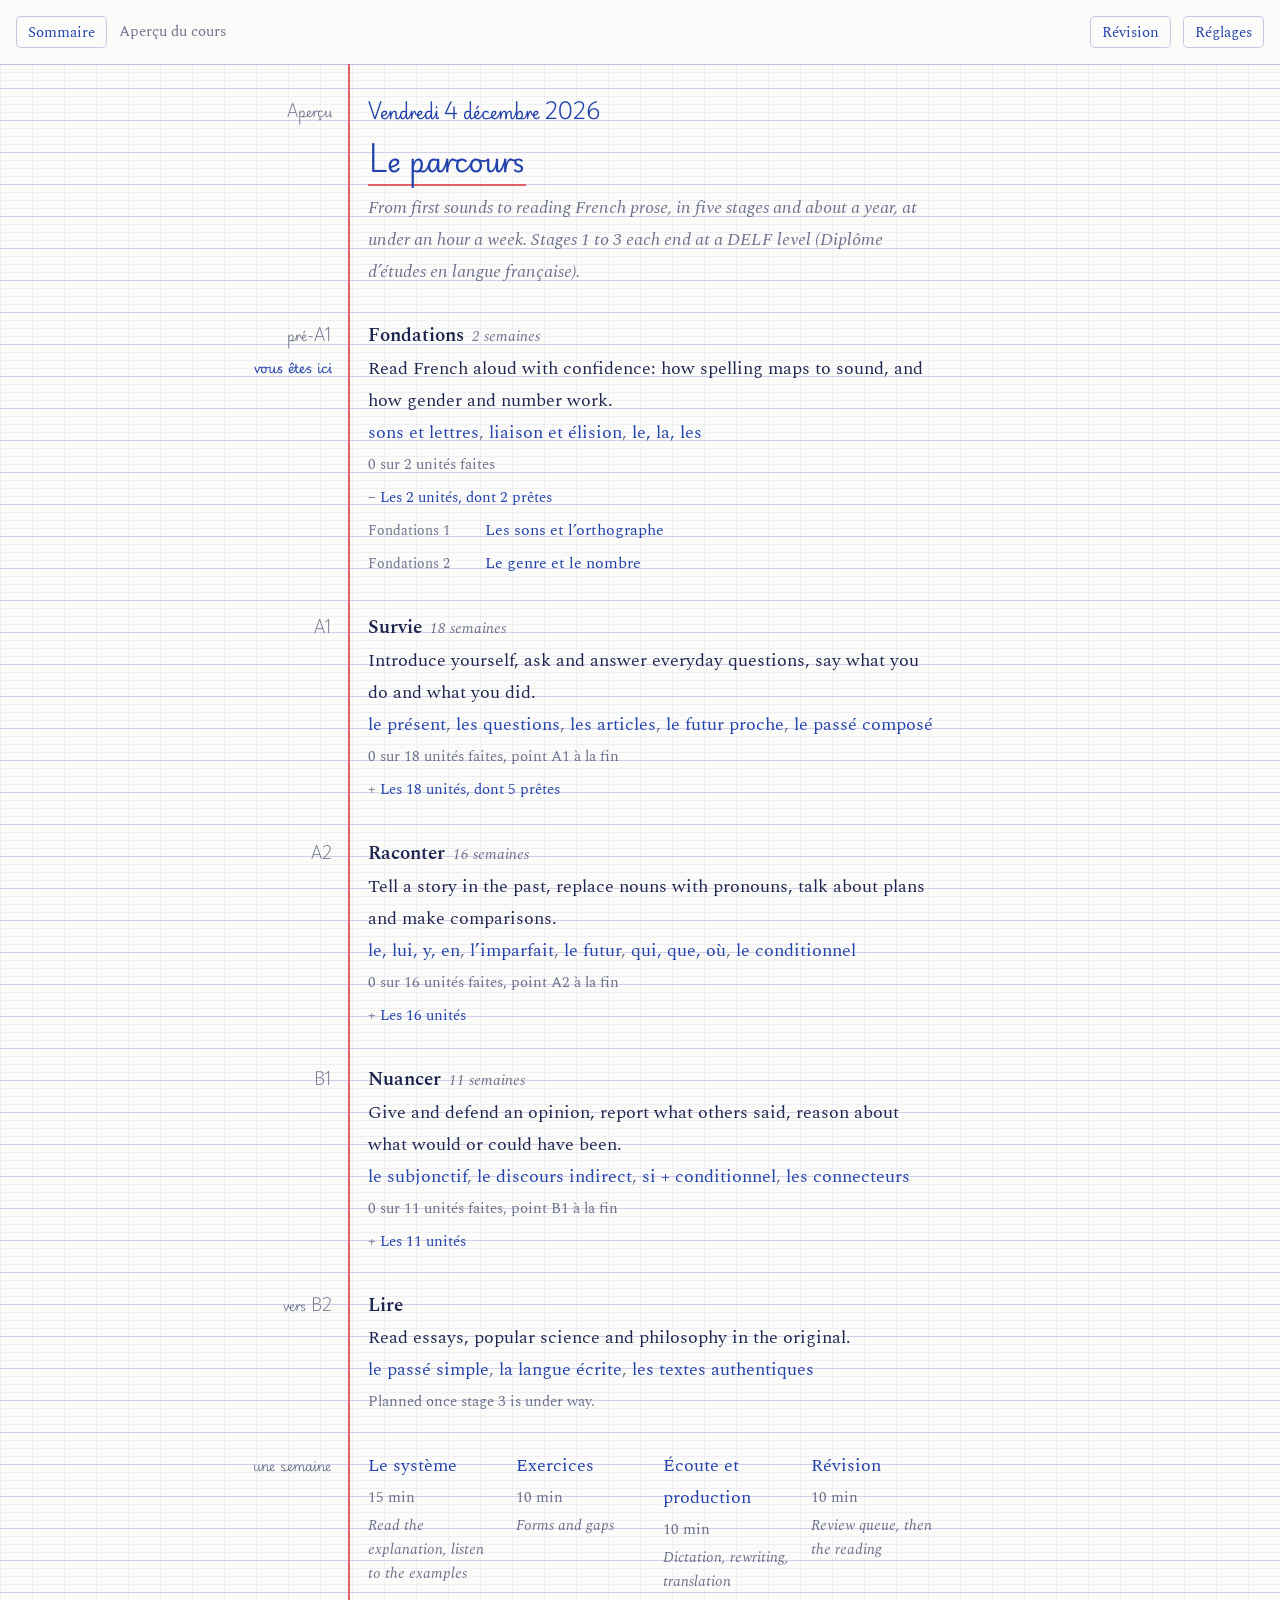
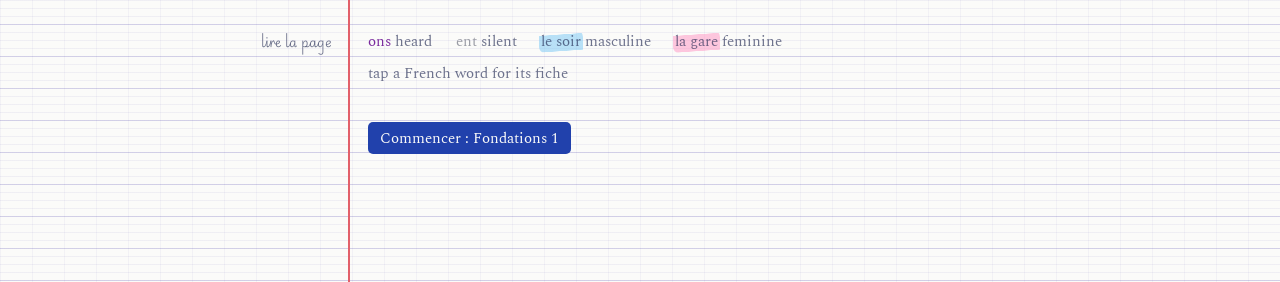
<file: index.html>
<!doctype html>
<html lang="fr">
<head>
<meta charset="utf-8">
<meta name="viewport" content="width=device-width, initial-scale=1, viewport-fit=cover">
<title>Cahier de français</title>
<link rel="preconnect" href="https://fonts.googleapis.com">
<link rel="preconnect" href="https://fonts.gstatic.com" crossorigin>
<link rel="stylesheet" href="https://fonts.googleapis.com/css2?family=Gentium+Book+Plus&family=Playwrite+FR+Moderne:wght@300;400&family=Spectral:ital,wght@0,400;0,600;1,400&display=swap">
<link rel="stylesheet" href="assets/style.css">
<script>
  /* apply the saved theme and ruling before the first paint */
  try {
    var st = (JSON.parse(localStorage.getItem("francais-cahier-v1") || "{}").settings) || {};
    if (st.theme === "light" || st.theme === "dark") document.documentElement.setAttribute("data-theme", st.theme);
    document.documentElement.setAttribute("data-grid", st.grid || "moyen");
  } catch (e) {}
</script>
</head>
<body>
<header class="bar">
  <button id="btn-sommaire" type="button" title="Contents: all units" aria-expanded="false">Sommaire</button>
  <span class="where" id="where"></span>
  <span class="spacer"></span>
  <button id="btn-revision" type="button" title="Review queue">Révision <span class="count" id="due-count" hidden></span></button>
  <button id="btn-reglages" type="button" title="Settings" aria-expanded="false" aria-controls="panel">Réglages</button>
</header>
<main class="sheet" id="sheet">
  <noscript><p>This page needs JavaScript.</p></noscript>
</main>
<script src="content/manifest.js"></script>
<script src="content/lexique.js"></script>
<script src="assets/app.js"></script>
</body>
</html>
</file>
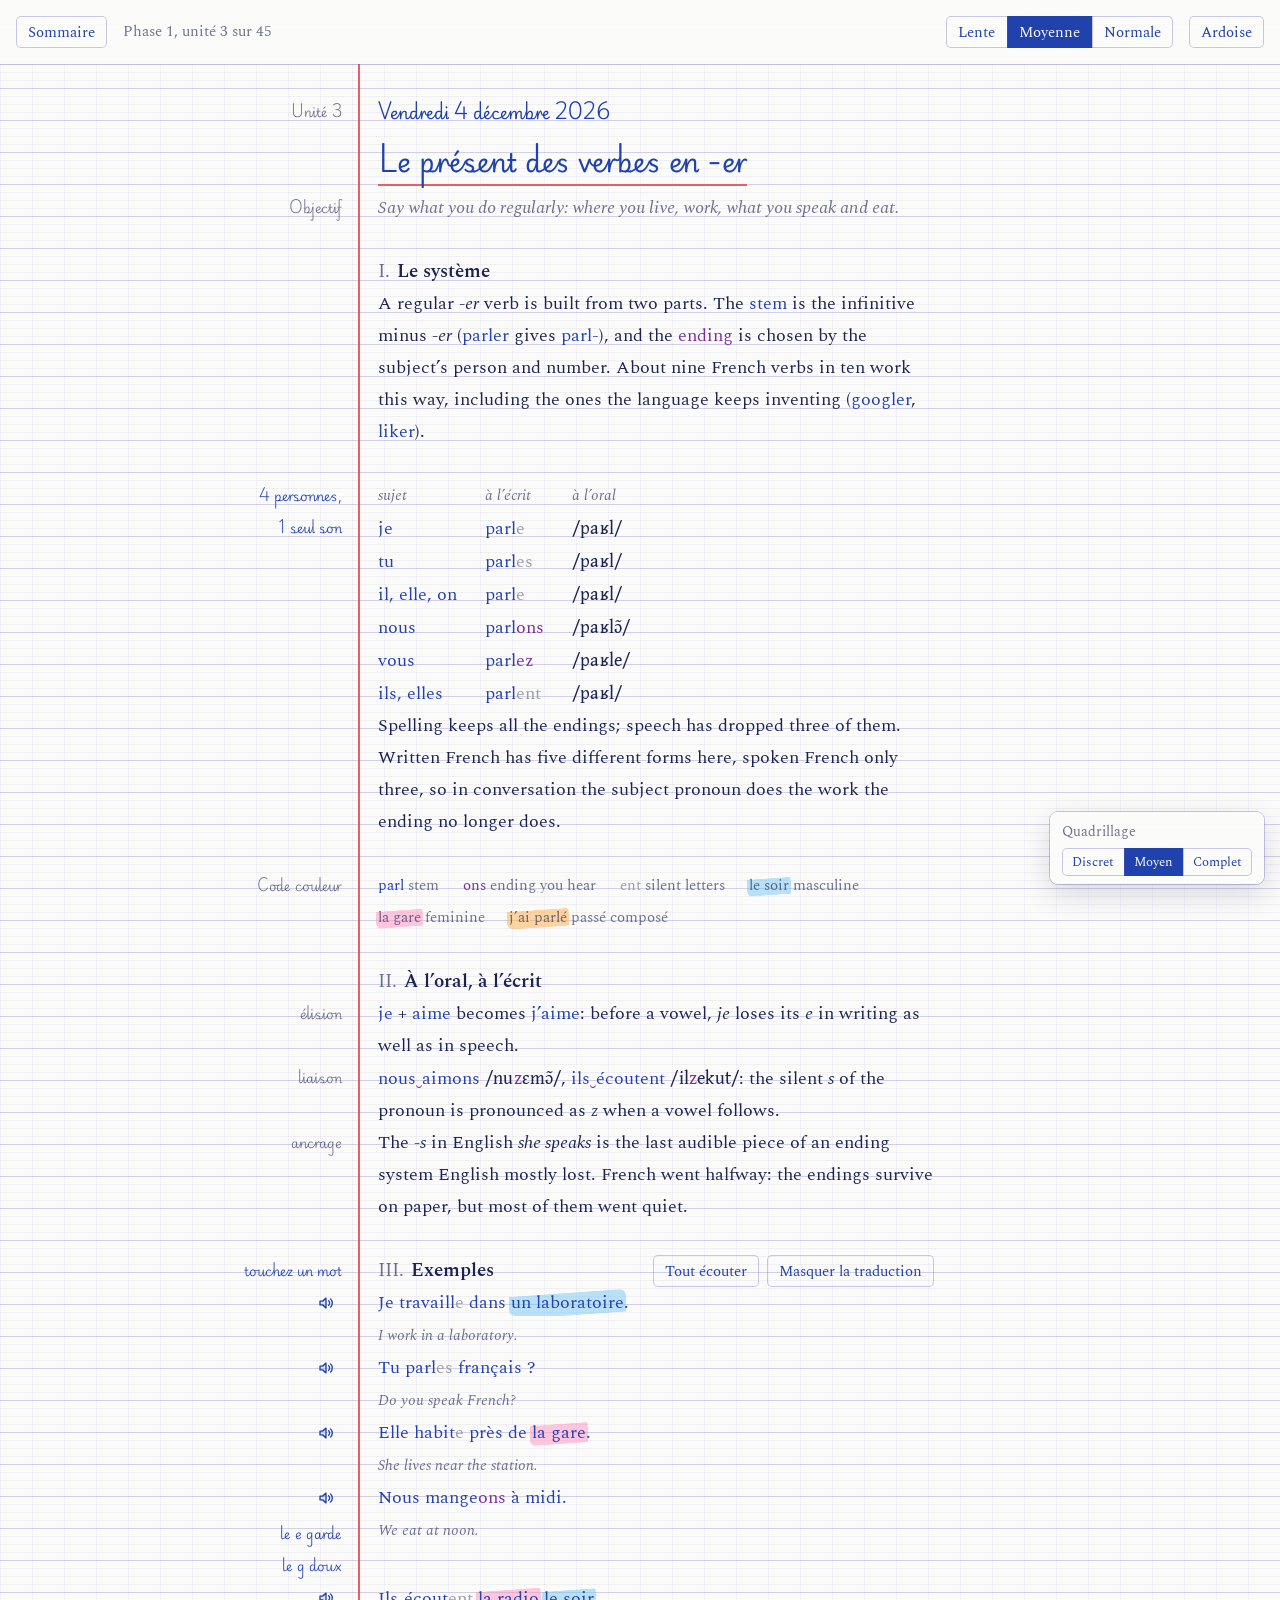
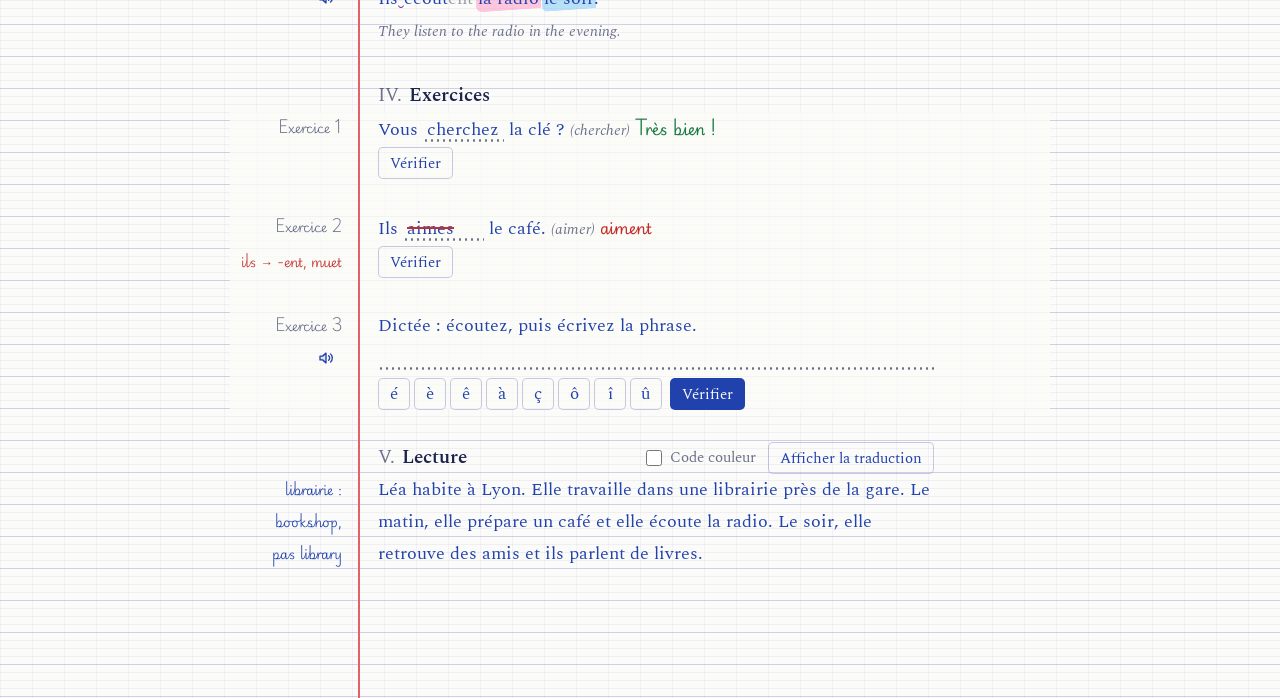
<file: design/mockup.html>
<!doctype html>
<html lang="fr">
<head>
<meta charset="utf-8">
<meta name="viewport" content="width=device-width, initial-scale=1, viewport-fit=cover">
<title>Maquette du cahier</title>
<meta name="claude:viewport-fit-sides" content="cover">
<link rel="preconnect" href="https://fonts.googleapis.com">
<link rel="preconnect" href="https://fonts.gstatic.com" crossorigin>
<link rel="stylesheet" href="https://fonts.googleapis.com/css2?family=Gentium+Book+Plus&family=Playwrite+FR+Moderne:wght@300;400&family=Spectral:ital,wght@0,400;0,600;1,400&display=swap">
<style>
/* Layout: one ruled notebook page. Red margin on the left holds notes and audio; the column to its right holds the lesson.
   Every vertical measure is a multiple of the 32px Seyès interval so writing sits on the ruled lines. */
:root {
  /* paper and ruling */
  --paper: #FBFBF9;
  --rule-strong: rgba(104, 94, 186, .22);
  --rule-thin: rgba(104, 94, 186, .08);
  --rule-vert: rgba(104, 94, 186, .06);
  --rule-thin-full: rgba(104, 94, 186, .13);
  --rule-vert-full: rgba(104, 94, 186, .11);
  --margin-line: #E2606A;
  --veil: rgba(251, 251, 249, .78);
  --bar: rgba(251, 251, 249, .96);
  --ctl: rgba(104, 94, 186, .34);         /* outlines of controls */
  --card: #FFFFFF;                         /* fiche bristol */
  --shadow: 0 10px 28px rgba(28, 36, 78, .16), 0 1px 0 rgba(28, 36, 78, .06);
  /* inks: morphology layer */
  --ink: #1C244E;          /* blue-black: explanations in English */
  --fr: #2141AC;           /* fountain-pen blue: French text, stems */
  --end: #7A2B9E;          /* violet: endings you hear */
  --mute: #9A9CA5;         /* graphite: letters you do not hear */
  --soft: rgba(28, 36, 78, .64);
  /* corrections */
  --red: #C42F2B;
  --green: #1B7A44;
  /* highlighters: category layer */
  --hl-m: rgba(118, 198, 244, .50);
  --hl-f: rgba(255, 146, 194, .50);
  --hl-pc: rgba(255, 182, 96, .58);
  --hl-imp: rgba(150, 222, 120, .55);
  /* type */
  --cursive: "Playwrite FR Moderne", "Segoe Script", "Snell Roundhand", cursive;
  --text: "Spectral", "Iowan Old Style", Georgia, serif;
  --ipa: "Gentium Book Plus", "Charis SIL", "Doulos SIL", "Lucida Grande", serif;
  --u: 32px;               /* one Seyès interval (heavy line to heavy line) */
  --mw: 128px;             /* margin column */
  --grid-y: 24px;           /* pushes the heavy lines onto the text baseline */
}
@media (prefers-color-scheme: dark) {
  :root:not([data-theme="light"]) {
    --paper: #1C2220;
    --rule-strong: rgba(232, 238, 228, .15);
    --rule-thin: rgba(232, 238, 228, .05);
    --rule-vert: rgba(232, 238, 228, .04);
    --rule-thin-full: rgba(232, 238, 228, .09);
    --rule-vert-full: rgba(232, 238, 228, .08);
    --margin-line: rgba(255, 140, 130, .55);
    --veil: rgba(28, 34, 32, .82);
    --bar: rgba(28, 34, 32, .97);
    --ctl: rgba(232, 238, 228, .24);
    --card: #262D2A;
    --shadow: 0 12px 32px rgba(0, 0, 0, .55), 0 0 0 1px rgba(232, 238, 228, .08);
    --ink: #E6E9E1;
    --fr: #B9D2FF;
    --end: #D6B2FF;
    --mute: #7E8A84;
    --soft: rgba(230, 233, 225, .62);
    --red: #FF8C84;
    --green: #9FE3A0;
    --hl-m: rgba(130, 200, 255, .30);
    --hl-f: rgba(255, 150, 200, .30);
    --hl-pc: rgba(255, 190, 110, .32);
    --hl-imp: rgba(150, 230, 130, .28);
    color-scheme: dark;
  }
}
:root[data-theme="dark"] {
  --paper: #1C2220;
  --rule-strong: rgba(232, 238, 228, .15);
  --rule-thin: rgba(232, 238, 228, .05);
  --rule-vert: rgba(232, 238, 228, .04);
  --rule-thin-full: rgba(232, 238, 228, .09);
  --rule-vert-full: rgba(232, 238, 228, .08);
  --margin-line: rgba(255, 140, 130, .55);
  --veil: rgba(28, 34, 32, .82);
  --bar: rgba(28, 34, 32, .97);
  --ctl: rgba(232, 238, 228, .24);
  --card: #262D2A;
  --shadow: 0 12px 32px rgba(0, 0, 0, .55), 0 0 0 1px rgba(232, 238, 228, .08);
  --ink: #E6E9E1;
  --fr: #B9D2FF;
  --end: #D6B2FF;
  --mute: #7E8A84;
  --soft: rgba(230, 233, 225, .62);
  --red: #FF8C84;
  --green: #9FE3A0;
  --hl-m: rgba(130, 200, 255, .30);
  --hl-f: rgba(255, 150, 200, .30);
  --hl-pc: rgba(255, 190, 110, .32);
  --hl-imp: rgba(150, 230, 130, .28);
  color-scheme: dark;
}

/* ruling density */
:root[data-grid="discret"] { --rule-thin: transparent; --rule-vert: transparent; }
:root[data-grid="complet"] { --rule-thin: var(--rule-thin-full); --rule-vert: var(--rule-vert-full); }

* { box-sizing: border-box; }
[hidden] { display: none !important; }
body {
  margin: 0;
  background-color: var(--paper);
  background-image:
    linear-gradient(to bottom, var(--rule-strong) 1px, transparent 1px),
    linear-gradient(to bottom, var(--rule-thin) 1px, transparent 1px),
    linear-gradient(to right, var(--rule-vert) 1px, transparent 1px);
  background-size: 100% var(--u), 100% 8px, var(--u) 100%;
  background-position: 0 var(--grid-y), 0 var(--grid-y), 0 0;
  color: var(--ink);
  font: 18px/var(--u) var(--text);
  font-feature-settings: "kern", "liga";
  padding-left: max(16px, env(safe-area-inset-left, 0px));
  padding-right: max(16px, env(safe-area-inset-right, 0px));
  -webkit-font-smoothing: antialiased;
}
body::before { content: ""; position: fixed; inset: 0 0 auto; height: env(safe-area-inset-top, 0px); z-index: 10; background: var(--bar); }

/* top bar */
.bar {
  position: sticky; top: env(safe-area-inset-top, 0px); z-index: 5;
  height: calc(var(--u) * 2);
  margin-inline: calc(-1 * max(16px, env(safe-area-inset-left, 0px))) calc(-1 * max(16px, env(safe-area-inset-right, 0px)));
  padding-inline: max(16px, env(safe-area-inset-left, 0px)) max(16px, env(safe-area-inset-right, 0px));
  background: var(--bar);
  box-shadow: 0 1px 0 var(--ctl);
  display: flex; align-items: center; gap: 16px;
}
.bar .where { flex: 1; min-width: 0; color: var(--soft); font-size: 15px; white-space: nowrap; overflow: hidden; text-overflow: ellipsis; }
.seg { display: inline-flex; border-radius: 5px; box-shadow: inset 0 0 0 1px var(--ctl); }
.seg button { border-radius: 0; box-shadow: none; }
.seg button + button { box-shadow: inset 1px 0 0 var(--ctl); }
.seg button[aria-pressed="true"] { color: var(--paper); background: var(--fr); }

button {
  font: 15px/1 var(--text); color: var(--fr);
  height: 32px; padding: 0 12px;
  background: transparent; border: 0; border-radius: 5px;
  box-shadow: inset 0 0 0 1px var(--ctl);
  cursor: pointer;
}
button:hover { background: var(--hl-m); }
button:focus-visible, input:focus-visible { outline: 2px solid var(--fr); outline-offset: 2px; }
button.primary { background: var(--fr); color: var(--paper); box-shadow: none; }
button.primary:hover { filter: brightness(1.12); }

/* page */
.sheet { max-width: 820px; margin: 0 auto; position: relative; padding-block: var(--u) calc(var(--u) * 4); }
.sheet::before { content: ""; position: absolute; top: 0; bottom: 0; left: var(--mw); width: 1.5px; background: var(--margin-line); }
.row { display: grid; grid-template-columns: var(--mw) minmax(0, 1fr); }
.row > .marge { padding-right: 16px; text-align: right; }
.row > .txt { padding-left: 20px; min-width: 0; max-width: 64ch; }
.gap { height: var(--u); }

.note { font: 300 12.5px/var(--u) var(--cursive); color: var(--soft); display: block; }
.note.fr { color: var(--fr); }

.date { font: 400 16px/var(--u) var(--cursive); color: var(--fr); margin: 0; }
h1 {
  font: 400 26px/calc(var(--u) * 2) var(--cursive); color: var(--fr);
  margin: 0; text-wrap: balance;
}
h1 span { background-image: linear-gradient(var(--margin-line), var(--margin-line)); background-size: 100% 2px; background-position: 0 92%; background-repeat: no-repeat; padding-bottom: 2px; }
h2 { font: 600 19px/var(--u) var(--text); margin: 0; color: var(--ink); }
h2 .num { color: var(--soft); font-weight: 400; margin-right: .35em; }
p { margin: 0; }
p + p { margin-top: var(--u); }
em { font-style: italic; }
.lead { font-style: italic; color: var(--soft); }

/* French text and morphology inks */
.f { color: var(--fr); }
.st { color: var(--fr); }
.en { color: var(--end); }
.mu { color: var(--mute); }
.ipa { font-family: var(--ipa); color: var(--ink); letter-spacing: .01em; }
.li { color: var(--end); font-family: var(--ipa); }
/* highlighters: category layer */
.hm, .hf, .hpc, .himp {
  padding: 0 2px; margin: 0 -2px;
  border-radius: 3px 7px 4px 6px;
  -webkit-box-decoration-break: clone; box-decoration-break: clone;
}
.hm { background: linear-gradient(176deg, transparent 22%, var(--hl-m) 24%, var(--hl-m) 86%, transparent 88%); }
.hf { background: linear-gradient(176deg, transparent 22%, var(--hl-f) 24%, var(--hl-f) 86%, transparent 88%); }
.hpc { background: linear-gradient(176deg, transparent 22%, var(--hl-pc) 24%, var(--hl-pc) 86%, transparent 88%); }
.himp { background: linear-gradient(176deg, transparent 22%, var(--hl-imp) 24%, var(--hl-imp) 86%, transparent 88%); }
.plain .hm, .plain .hf { background: none; }
.plain .en, .plain .mu, .plain .st { color: inherit; }

/* paradigm table */
.tbl-wrap { overflow-x: auto; }
table { border-collapse: collapse; font-size: 18px; }
td, th { height: var(--u); padding: 0 28px 0 0; text-align: left; vertical-align: baseline; white-space: nowrap; }
th { font-weight: 400; font-style: italic; color: var(--soft); font-size: 15px; }
td.pr { color: var(--fr); }

/* legend */
.legend { display: flex; flex-wrap: wrap; column-gap: 24px; font-size: 15px; color: var(--soft); }
.legend span { white-space: nowrap; }

/* examples */
.ex .fr-line { color: var(--fr); }
.ex .gl { color: var(--soft); font-size: 15px; font-style: italic; }
.hide-gloss .gl { visibility: hidden; }
.say {
  width: 32px; padding: 0; display: inline-grid; place-items: center;
  box-shadow: none; color: var(--fr);
}
.say svg { width: 18px; height: 18px; }
.say.playing { background: var(--hl-m); }

/* exercises: quiet the ruling so the task stands out */
.calme { background: var(--veil); }
.task { color: var(--fr); }
.task .hint { color: var(--soft); font-style: italic; font-size: 15px; }
.blank {
  font: 18px/var(--u) var(--text); color: var(--fr);
  width: 9ch; height: var(--u); padding: 0 4px;
  border: 0; border-radius: 0; background: transparent;
  background-image: radial-gradient(circle, var(--soft) 1px, transparent 1.4px);
  background-size: 6px 3px; background-repeat: repeat-x; background-position: 0 25px;
}
.blank.wide { width: 100%; }
.blank.wrong { text-decoration: line-through; text-decoration-color: var(--red); text-decoration-thickness: 2px; }
.mark { font: 400 15px/var(--u) var(--cursive); white-space: nowrap; }
.mark.ok { color: var(--green); }
.mark.ko { color: var(--red); }
.mark.near { color: var(--end); }
.mark { display: inline-block; clip-path: inset(0 0 0 0); }
.mark.writing { animation: write .7s steps(14, end) both; }
@keyframes write { from { clip-path: inset(0 100% 0 0); } to { clip-path: inset(0 0 0 0); } }
@media (prefers-reduced-motion: reduce) { .mark.writing { animation: none; } }
.marge .mark { font-size: 12.5px; font-weight: 300; display: block; white-space: normal; line-height: var(--u); }
.actions { display: flex; flex-wrap: wrap; gap: 8px; align-items: center; height: auto; }
.accents { display: flex; flex-wrap: wrap; gap: 4px; }
.accents button { width: 32px; padding: 0; font-size: 17px; }

/* reading */
.reading { color: var(--fr); }
.toggle { font-size: 15px; color: var(--soft); display: inline-flex; gap: 8px; align-items: center; cursor: pointer; }
.toggle input { accent-color: var(--fr); width: 16px; height: 16px; margin: 0; }

/* word fiches: tap any French word for meaning and analysis */
.w { cursor: pointer; border-radius: 2px; }
@media (hover: hover) { .w:hover { text-decoration: underline dotted; text-decoration-color: var(--soft); text-underline-offset: 5px; } }
.w.on { text-decoration: underline solid; text-decoration-color: var(--fr); text-decoration-thickness: 1.5px; text-underline-offset: 5px; }
.w:focus-visible { outline: 2px solid var(--fr); outline-offset: 1px; }
.fiche {
  position: absolute; z-index: 8;
  width: 320px; max-width: calc(100vw - 32px);
  background: var(--card);
  border-radius: 4px; box-shadow: var(--shadow);
  padding: 14px 16px 16px; color: var(--ink);
  font: 15px/24px var(--text);
}
.fiche::before { content: ""; position: absolute; inset: 0 0 auto; height: 6px; border-radius: 4px 4px 0 0; background: var(--band, var(--ctl)); }
.fiche:not([hidden]) { animation: fiche-in .14s ease-out; }
@keyframes fiche-in { from { opacity: 0; transform: translateY(-4px); } }
@media (prefers-reduced-motion: reduce) { .fiche:not([hidden]) { animation: none; } }
.fiche-head { display: flex; align-items: center; gap: 2px; }
.fiche-mot { flex: 1; min-width: 0; font: 400 22px/32px var(--text); color: var(--fr); overflow-wrap: anywhere; }
.fiche-x { width: 32px; padding: 0; box-shadow: none; color: var(--soft); font-size: 22px; }
.fiche p { margin: 0; }
.fiche-a { color: var(--soft); }
.fiche-en { font-size: 17px; color: var(--ink); }
.fiche-n { font-style: italic; color: var(--soft); font-size: 14px; }
.fiche-actions { display: flex; flex-wrap: wrap; gap: 8px; margin-top: 12px; }
.fiche-actions button { font-size: 14px; }
.fiche-ph { margin-top: 8px; color: var(--ink); font-style: italic; }
@media (max-width: 640px) {
  .fiche {
    position: fixed; left: 0 !important; right: 0; top: auto !important; bottom: 0;
    width: auto; max-width: none; border-radius: 12px 12px 0 0;
    padding-left: max(16px, env(safe-area-inset-left, 0px));
    padding-right: max(16px, env(safe-area-inset-right, 0px));
    padding-bottom: calc(16px + env(safe-area-inset-bottom, 0px));
  }
  .fiche::before { border-radius: 12px 12px 0 0; }
}

/* mockup settings */
.reglages {
  position: fixed; z-index: 6;
  right: max(16px, env(safe-area-inset-right, 0px));
  bottom: calc(16px + env(safe-area-inset-bottom, 0px));
  background: var(--bar); border-radius: 8px;
  box-shadow: 0 0 0 1px var(--ctl), var(--shadow);
  padding: 8px 12px; display: flex; flex-direction: column; gap: 4px;
  font-size: 14px; line-height: 24px; color: var(--soft);
}
.reglages .seg button { font-size: 13px; height: 28px; padding: 0 10px; }

@media (max-width: 640px) {
  :root { --mw: 0px; }
  body { font-size: 17px; }
  .sheet::before { left: -4px; }
  .row { grid-template-columns: minmax(0, 1fr); }
  .row > .txt { padding-left: 8px; }
  .row > .marge { grid-row: 1; text-align: left; padding: 0 0 0 8px; }
  .row > .marge:empty { display: none; }
  .reglages { position: static; margin: 0 0 var(--u); width: max-content; max-width: 100%; }
  .bar .where { display: none; }
  .bar { gap: 8px; }
  .bar button { padding: 0 9px; font-size: 14px; }
  h1 { font-size: 22px; }
}
</style>
</head>
<body>
<header class="bar">
  <button id="sommaire" type="button" title="Contents: all units">Sommaire</button>
  <span class="where">Phase 1, unité 3 sur 45</span>
  <div class="seg" role="group" aria-label="Vitesse de lecture">
    <button type="button" data-rate="0.7" aria-pressed="false" title="Slow">Lente</button>
    <button type="button" data-rate="0.85" aria-pressed="true" title="Medium speed">Moyenne</button>
    <button type="button" data-rate="1" aria-pressed="false" title="Normal speed">Normale</button>
  </div>
  <button id="theme" type="button">Ardoise</button>
</header>

<main class="sheet">
  <div class="row"><div class="marge"><span class="note">Unité 3</span></div><div class="txt"><p class="date" id="date">Vendredi 6 novembre 2026</p></div></div>
  <div class="row"><div class="marge"></div><div class="txt"><h1><span>Le présent des verbes en -er</span></h1></div></div>
  <div class="row"><div class="marge"><span class="note">Objectif</span></div><div class="txt"><p class="lead">Say what you do regularly: where you live, work, what you speak and eat.</p></div></div>

  <div class="gap"></div>
  <div class="row"><div class="marge"></div><div class="txt"><h2><span class="num">I.</span>Le système</h2></div></div>
  <div class="row"><div class="marge"></div><div class="txt">
    <p>A regular <em>-er</em> verb is built from two parts. The <span class="st">stem</span> is the infinitive minus <em>-er</em> (<span class="f">parler</span> gives <span class="st">parl-</span>), and the <span class="en">ending</span> is chosen by the subject’s person and number. About nine French verbs in ten work this way, including the ones the language keeps inventing (<span class="f">googler</span>, <span class="f">liker</span>).</p>
  </div></div>
  <div class="gap"></div>
  <div class="row"><div class="marge"><span class="note fr">4 personnes,<br>1 seul son</span></div><div class="txt">
    <div class="tbl-wrap"><table>
      <thead><tr><th scope="col">sujet</th><th scope="col">à l’écrit</th><th scope="col">à l’oral</th></tr></thead>
      <tbody>
        <tr><td class="pr">je</td><td><span class="st">parl</span><span class="mu">e</span></td><td class="ipa">/paʁl/</td></tr>
        <tr><td class="pr">tu</td><td><span class="st">parl</span><span class="mu">es</span></td><td class="ipa">/paʁl/</td></tr>
        <tr><td class="pr">il, elle, on</td><td><span class="st">parl</span><span class="mu">e</span></td><td class="ipa">/paʁl/</td></tr>
        <tr><td class="pr">nous</td><td><span class="st">parl</span><span class="en">ons</span></td><td class="ipa">/paʁlɔ̃/</td></tr>
        <tr><td class="pr">vous</td><td><span class="st">parl</span><span class="en">ez</span></td><td class="ipa">/paʁle/</td></tr>
        <tr><td class="pr">ils, elles</td><td><span class="st">parl</span><span class="mu">ent</span></td><td class="ipa">/paʁl/</td></tr>
      </tbody>
    </table></div>
  </div></div>
  <div class="row"><div class="marge"></div><div class="txt">
    <p>Spelling keeps all the endings; speech has dropped three of them. Written French has five different forms here, spoken French only three, so in conversation the subject pronoun does the work the ending no longer does.</p>
  </div></div>
  <div class="gap"></div>
  <div class="row"><div class="marge"><span class="note">Code couleur</span></div><div class="txt">
    <div class="legend">
      <span><span class="st">parl</span> stem</span>
      <span><span class="en">ons</span> ending you hear</span>
      <span><span class="mu">ent</span> silent letters</span>
      <span><span class="hm">le soir</span> masculine</span>
      <span><span class="hf">la gare</span> feminine</span>
      <span><span class="hpc">j’ai parlé</span> passé composé</span>
    </div>
  </div></div>

  <div class="gap"></div>
  <div class="row"><div class="marge"></div><div class="txt"><h2><span class="num">II.</span>À l’oral, à l’écrit</h2></div></div>
  <div class="row"><div class="marge"><span class="note">élision</span></div><div class="txt">
    <p><span class="f">je</span> + <span class="f">aime</span> becomes <span class="f">j’aime</span>: before a vowel, <em>je</em> loses its <em>e</em> in writing as well as in speech.</p>
  </div></div>
  <div class="row"><div class="marge"><span class="note">liaison</span></div><div class="txt">
    <p><span class="f">nous<span class="li">‿</span>aimons</span> <span class="ipa">/nu<span class="li">z</span>ɛmɔ̃/</span>, <span class="f">ils<span class="li">‿</span>écoutent</span> <span class="ipa">/il<span class="li">z</span>ekut/</span>: the silent <em>s</em> of the pronoun is pronounced as <em>z</em> when a vowel follows.</p>
  </div></div>
  <div class="row"><div class="marge"><span class="note">ancrage</span></div><div class="txt">
    <p>The <em>-s</em> in English <em>she speaks</em> is the last audible piece of an ending system English mostly lost. French went halfway: the endings survive on paper, but most of them went quiet.</p>
  </div></div>

  <div class="gap"></div>
  <div class="row"><div class="marge"><span class="note fr">touchez un mot</span></div><div class="txt" style="display:flex;flex-wrap:wrap;gap:12px;align-items:center;justify-content:space-between">
    <h2><span class="num">III.</span>Exemples</h2>
    <span style="display:flex;gap:8px"><button type="button" id="ecouter-tout" title="Play all examples">Tout écouter</button><button type="button" id="gloss" title="Hide or show the English">Masquer la traduction</button></span>
  </div></div>
  <div id="exemples">
    <div class="row ex"><div class="marge"><button class="say" type="button" aria-label="Écouter"></button></div><div class="txt">
      <span class="fr-line" data-say>Je <span class="st">travaill</span><span class="mu">e</span> dans <span class="hm">un laboratoire</span>.</span><br><span class="gl">I work in a laboratory.</span></div></div>
    <div class="row ex"><div class="marge"><button class="say" type="button" aria-label="Écouter"></button></div><div class="txt">
      <span class="fr-line" data-say>Tu <span class="st">parl</span><span class="mu">es</span> français ?</span><br><span class="gl">Do you speak French?</span></div></div>
    <div class="row ex"><div class="marge"><button class="say" type="button" aria-label="Écouter"></button></div><div class="txt">
      <span class="fr-line" data-say>Elle <span class="st">habit</span><span class="mu">e</span> près de <span class="hf">la gare</span>.</span><br><span class="gl">She lives near the station.</span></div></div>
    <div class="row ex"><div class="marge"><button class="say" type="button" aria-label="Écouter"></button><span class="note fr">le e garde<br>le g doux</span></div><div class="txt">
      <span class="fr-line" data-say>Nous <span class="st">mange</span><span class="en">ons</span> à midi.</span><br><span class="gl">We eat at noon.</span></div></div>
    <div class="row ex"><div class="marge"><button class="say" type="button" aria-label="Écouter"></button></div><div class="txt">
      <span class="fr-line" data-say>Ils<span class="li">‿</span><span class="st">écout</span><span class="mu">ent</span> <span class="hf">la radio</span> <span class="hm">le soir</span>.</span><br><span class="gl">They listen to the radio in the evening.</span></div></div>
  </div>

  <div class="gap"></div>
  <div class="row"><div class="marge"></div><div class="txt"><h2><span class="num">IV.</span>Exercices</h2></div></div>
  <div class="calme">
    <div class="row"><div class="marge"><span class="note">Exercice 1</span></div><div class="txt">
      <div class="task">Vous <input class="blank" id="q1" aria-label="Réponse, exercice 1" value="cherchez" autocomplete="off" spellcheck="false"> la clé ? <span class="hint">(chercher)</span> <span id="r1"></span></div>
    </div></div>
    <div class="row"><div class="marge" id="m1"></div><div class="txt"><div class="actions"><button type="button" data-check="1" title="Check">Vérifier</button></div></div></div>
    <div class="gap"></div>
    <div class="row"><div class="marge"><span class="note">Exercice 2</span></div><div class="txt">
      <div class="task">Ils <input class="blank" id="q2" aria-label="Réponse, exercice 2" value="aimes" autocomplete="off" spellcheck="false"> le café. <span class="hint">(aimer)</span> <span id="r2"></span></div>
    </div></div>
    <div class="row"><div class="marge" id="m2"></div><div class="txt"><div class="actions"><button type="button" data-check="2" title="Check">Vérifier</button></div></div></div>
    <div class="gap"></div>
    <div class="row"><div class="marge"><span class="note">Exercice 3</span></div><div class="txt">
      <div class="task">Dictée : écoutez, puis écrivez la phrase.</div>
    </div></div>
    <div class="row"><div class="marge"><button class="say" type="button" id="dictee-say" aria-label="Écouter la dictée"></button></div><div class="txt">
      <input class="blank wide" id="q3" aria-label="Réponse, dictée" placeholder="" autocomplete="off" spellcheck="false">
    </div></div>
    <div class="row"><div class="marge" id="m3"></div><div class="txt">
      <div class="actions"><div class="accents" aria-label="Accents">
        <button type="button">é</button><button type="button">è</button><button type="button">ê</button><button type="button">à</button><button type="button">ç</button><button type="button">ô</button><button type="button">î</button><button type="button">û</button>
      </div><button type="button" class="primary" data-check="3" title="Check">Vérifier</button><span id="r3"></span></div>
    </div></div>
  </div>

  <div class="gap"></div>
  <div class="row"><div class="marge"></div><div class="txt" style="display:flex;flex-wrap:wrap;gap:12px;align-items:center;justify-content:space-between">
    <h2><span class="num">V.</span>Lecture</h2>
    <span style="display:flex;flex-wrap:wrap;gap:12px;align-items:center"><label class="toggle" title="Colour code"><input type="checkbox" id="code-lecture"> Code couleur</label><button type="button" id="lecture-tr" title="Show or hide the English">Afficher la traduction</button></span>
  </div></div>
  <div class="row"><div class="marge"><span class="note fr">librairie :<br>bookshop,<br>pas library</span></div><div class="txt">
    <p class="reading plain" id="lecture"><span class="s" data-en="Léa lives in Lyon.">Léa <span class="st">habit</span><span class="mu">e</span> à Lyon.</span> <span class="s" data-en="She works in a bookshop near the station.">Elle <span class="st">travaill</span><span class="mu">e</span> dans <span class="hf">une librairie</span> près de <span class="hf">la gare</span>.</span> <span class="s" data-en="In the morning, she makes a coffee and listens to the radio."><span class="hm">Le matin</span>, elle <span class="st">prépar</span><span class="mu">e</span> <span class="hm">un café</span> et elle <span class="st">écout</span><span class="mu">e</span> <span class="hf">la radio</span>.</span> <span class="s" data-en="In the evening, she meets up with friends and they talk about books."><span class="hm">Le soir</span>, elle <span class="st">retrouv</span><span class="mu">e</span> des amis et ils <span class="st">parl</span><span class="mu">ent</span> de livres.</span></p>
    <p class="gl" id="lecture-en" hidden style="color:var(--soft);font-style:italic">Léa lives in Lyon. She works in a bookshop near the station. In the morning, she makes a coffee and listens to the radio. In the evening, she meets up with friends and they talk about books.</p>
  </div></div>
</main>

<div class="reglages" aria-label="Réglages de la maquette">
  <span>Quadrillage</span>
  <div class="seg" role="group" aria-label="Quadrillage">
    <button type="button" data-grid="discret" aria-pressed="false" title="Faint">Discret</button>
    <button type="button" data-grid="moyen" aria-pressed="true" title="Medium">Moyen</button>
    <button type="button" data-grid="complet" aria-pressed="false" title="Full">Complet</button>
  </div>
</div>

<div class="fiche" id="fiche" role="dialog" aria-labelledby="fiche-mot" tabindex="-1" hidden>
  <div class="fiche-head"><span class="fiche-mot" id="fiche-mot"></span><button class="say" type="button" id="fiche-say" aria-label="Écouter le mot" title="Hear the word"></button><button class="fiche-x" type="button" id="fiche-x" aria-label="Fermer" title="Close">×</button></div>
  <p class="fiche-l" id="fiche-l"></p>
  <p class="fiche-a" id="fiche-a"></p>
  <p class="fiche-en" id="fiche-en"></p>
  <p class="fiche-n" id="fiche-n"></p>
  <p class="fiche-ph" id="fiche-ph" hidden></p>
  <div class="fiche-actions"><button type="button" id="fiche-phrase" title="Translate the whole sentence">Traduire la phrase</button><button type="button" id="fiche-rev" aria-pressed="false" title="Add this word to your review queue">Ajouter à la révision</button></div>
</div>

<script>
(function () {
  var root = document.documentElement;
  var speaker = '<svg viewBox="0 0 24 24" fill="none" stroke="currentColor" stroke-width="1.8" stroke-linecap="round" stroke-linejoin="round" aria-hidden="true"><path d="M4 9.5h3.5L12 5.5v13l-4.5-4H4z" fill="currentColor" fill-opacity=".12"/><path d="M15.5 9a4 4 0 0 1 0 6"/><path d="M18 6.5a7.5 7.5 0 0 1 0 11"/></svg>';
  document.querySelectorAll('.say').forEach(function (b) { b.innerHTML = speaker; });

  /* date, written the French way */
  var jours = ['dimanche','lundi','mardi','mercredi','jeudi','vendredi','samedi'];
  var mois = ['janvier','février','mars','avril','mai','juin','juillet','août','septembre','octobre','novembre','décembre'];
  var d = new Date();
  var j = jours[d.getDay()];
  document.getElementById('date').textContent = j.charAt(0).toUpperCase() + j.slice(1) + ' ' + (d.getDate() === 1 ? '1er' : d.getDate()) + ' ' + mois[d.getMonth()] + ' ' + d.getFullYear();

  /* theme */
  var themeBtn = document.getElementById('theme');
  function isDark() {
    var t = root.getAttribute('data-theme');
    if (t) return t === 'dark';
    return window.matchMedia && window.matchMedia('(prefers-color-scheme: dark)').matches;
  }
  function syncTheme() { themeBtn.textContent = isDark() ? 'Cahier' : 'Ardoise'; themeBtn.title = isDark() ? 'Switch to the notebook (light)' : 'Switch to the slate (dark)'; }
  themeBtn.addEventListener('click', function () { root.setAttribute('data-theme', isDark() ? 'light' : 'dark'); syncTheme(); });
  syncTheme();

  /* grid density */
  document.querySelectorAll('[data-grid]').forEach(function (b) {
    b.addEventListener('click', function () {
      root.setAttribute('data-grid', b.dataset.grid);
      document.querySelectorAll('[data-grid]').forEach(function (o) { o.setAttribute('aria-pressed', String(o === b)); });
    });
  });

  /* speech */
  var rate = 0.85, voice = null;
  function pickVoice() {
    if (!('speechSynthesis' in window)) return;
    var vs = speechSynthesis.getVoices().filter(function (v) { return /^fr/i.test(v.lang); });
    voice = vs.find(function (v) { return v.lang === 'fr-FR' && /premium|enhanced|amélie|thomas|google/i.test(v.name); })
         || vs.find(function (v) { return v.lang === 'fr-FR'; }) || vs[0] || null;
  }
  if ('speechSynthesis' in window) { pickVoice(); speechSynthesis.onvoiceschanged = pickVoice; }
  function say(text, btn, onend) {
    if (!('speechSynthesis' in window)) { return; }
    speechSynthesis.cancel();
    var u = new SpeechSynthesisUtterance(text);
    u.lang = 'fr-FR'; u.rate = rate; if (voice) u.voice = voice;
    if (btn) { btn.classList.add('playing'); }
    u.onend = u.onerror = function () { if (btn) btn.classList.remove('playing'); if (onend) onend(); };
    speechSynthesis.speak(u);
  }
  document.querySelectorAll('[data-rate]').forEach(function (b) {
    b.addEventListener('click', function () {
      rate = parseFloat(b.dataset.rate);
      document.querySelectorAll('[data-rate]').forEach(function (o) { o.setAttribute('aria-pressed', String(o === b)); });
    });
  });
  var lines = Array.prototype.slice.call(document.querySelectorAll('#exemples .row'));
  lines.forEach(function (row) {
    var btn = row.querySelector('.say'), line = row.querySelector('[data-say]');
    btn.addEventListener('click', function () { if (playing) stopAll(); say(line.textContent.replace(/‿/g, ' '), btn); });
  });
  var allBtn = document.getElementById('ecouter-tout'), playing = 0;
  function stopAll() {
    playing = 0; allBtn.textContent = 'Tout écouter'; allBtn.setAttribute('aria-pressed', 'false');
    if ('speechSynthesis' in window) speechSynthesis.cancel();
  }
  allBtn.addEventListener('click', function () {
    if (playing) { stopAll(); return; }
    var run = playing = Date.now(), i = 0;
    allBtn.textContent = 'Arrêter'; allBtn.setAttribute('aria-pressed', 'true');
    (function next() {
      if (playing !== run) return;
      if (i >= lines.length) { stopAll(); return; }
      var row = lines[i++];
      say(row.querySelector('[data-say]').textContent.replace(/‿/g, ' '), row.querySelector('.say'), function () { if (playing === run) setTimeout(next, 700); });
    })();
  });
  var glossBtn = document.getElementById('gloss');
  glossBtn.addEventListener('click', function () {
    var ex = document.getElementById('exemples');
    ex.classList.toggle('hide-gloss');
    glossBtn.textContent = ex.classList.contains('hide-gloss') ? 'Afficher la traduction' : 'Masquer la traduction';
  });
  var dictee = 'Nous écoutons la radio le soir.';
  document.getElementById('dictee-say').addEventListener('click', function () { say(dictee, this); });

  /* reading colour code */
  document.getElementById('code-lecture').addEventListener('change', function () {
    document.getElementById('lecture').classList.toggle('plain', !this.checked);
  });

  /* accent bar writes into the last focused answer */
  var lastInput = document.getElementById('q3');
  document.querySelectorAll('.blank').forEach(function (i) { i.addEventListener('focus', function () { lastInput = i; }); });
  document.querySelectorAll('.accents button').forEach(function (b) {
    b.addEventListener('mousedown', function (e) { e.preventDefault(); });
    b.addEventListener('click', function () {
      var i = lastInput, s = i.selectionStart == null ? i.value.length : i.selectionStart, e = i.selectionEnd == null ? s : i.selectionEnd;
      i.value = i.value.slice(0, s) + b.textContent + i.value.slice(e);
      i.focus(); i.setSelectionRange(s + 1, s + 1);
    });
  });

  /* answer checking: exact, accents only, or wrong */
  function norm(s) { return s.normalize('NFC').toLowerCase().replace(/[’`]/g, "'").replace(/\s+([?!.,;:])/g, '$1').replace(/[.!?…]+$/, '').replace(/\s+/g, ' ').trim(); }
  function bare(s) { return s.normalize('NFD').replace(/[̀-ͯ]/g, ''); }
  var items = {
    1: { ok: ['cherchez'], note: '' },
    2: { ok: ['aiment'], note: 'ils → -ent, muet' },
    3: { ok: [dictee], note: 'nous → -ons' }
  };
  function verdict(val, ok) {
    var v = norm(val);
    if (ok.some(function (a) { return norm(a) === v; })) return 'ok';
    if (ok.some(function (a) { return bare(norm(a)) === bare(v); })) return 'near';
    return 'ko';
  }
  function show(n, animate) {
    var input = document.getElementById('q' + n), res = document.getElementById('r' + n), m = document.getElementById('m' + n);
    var it = items[n], v = verdict(input.value, it.ok);
    input.classList.toggle('wrong', v === 'ko');
    var cls = 'mark ' + v + (animate ? ' writing' : '');
    if (v === 'ok') { res.innerHTML = '<span class="' + cls + '">Très bien !</span>'; m.innerHTML = ''; }
    else if (v === 'near') { res.innerHTML = '<span class="' + cls + '">Presque : ' + it.ok[0] + '</span>'; m.innerHTML = '<span class="mark near">attention aux accents</span>'; }
    else { res.innerHTML = '<span class="' + cls + '">' + it.ok[0] + '</span>'; m.innerHTML = it.note ? '<span class="mark ko">' + it.note + '</span>' : ''; }
  }
  document.querySelectorAll('[data-check]').forEach(function (b) {
    b.addEventListener('click', function () {
      var n = b.dataset.check, input = document.getElementById('q' + n);
      if (!input.value.trim()) { document.getElementById('r' + n).innerHTML = '<span class="mark near">Écrivez une réponse d’abord.</span>'; input.focus(); return; }
      show(n, true);
    });
    var n = b.dataset.check, input = document.getElementById('q' + n);
    input.addEventListener('keydown', function (e) { if (e.key === 'Enter') b.click(); });
  });
  /* ---------- fiches: lexicon (authored, never machine-translated) ---------- */
  /* key, dictionary form, category, gender, analysis, English, note */
  var L = [
    ["le", "le", "article défini", "m", "masculin singulier", "the", "Becomes l’ before a vowel. Also an object pronoun (him, it), unit 19."],
    ["la", "la", "article défini", "f", "féminin singulier", "the", "Becomes l’ before a vowel."],
    ["l'", "le, la", "article défini", "", "élidé devant une voyelle", "the", "Elision hides the gender: learn the noun with un or une."],
    ["un", "un", "article indéfini", "m", "masculin singulier", "a, an", ""],
    ["une", "une", "article indéfini", "f", "féminin singulier", "a, an", ""],
    ["des", "des", "article", "", "pluriel de un, une; ou de + les", "some; of the", "Often not translated: des amis, friends. In «des verbes», it is de + les."],
    ["de", "de", "préposition", "", "", "of, from", "près de: near. parler de: talk about."],
    ["à", "à", "préposition", "", "", "at, to, in", "à midi: at noon. à Lyon: in Lyon."],
    ["dans", "dans", "préposition", "", "", "in, inside", ""],
    ["près", "près", "adverbe", "", "", "near, close", "près de + noun: near (something)."],
    ["et", "et", "conjonction", "", "", "and", "The t is never pronounced, not even before a vowel."],
    ["en", "en", "préposition", "", "", "in", "les verbes en -er: verbs ending in -er. Also a pronoun, unit 21."],
    ["sur", "sur", "préposition", "", "", "on; out of", "3 sur 45: 3 out of 45."],
    ["pas", "pas", "adverbe de négation", "", "", "not", "ne ... pas wraps the verb, unit 2."],
    ["je", "je", "pronom sujet", "", "1re personne du singulier", "I", "Becomes j’ before a vowel."],
    ["j'", "je", "pronom sujet", "", "élidé devant une voyelle", "I", ""],
    ["tu", "tu", "pronom sujet", "", "2e personne du singulier, familier", "you", "For one person you know well. vous is formal or plural."],
    ["il", "il", "pronom sujet", "m", "3e personne du singulier", "he, it", ""],
    ["elle", "elle", "pronom sujet", "f", "3e personne du singulier", "she, it", "Also «it» for a feminine noun: la gare, elle est loin."],
    ["on", "on", "pronom sujet", "", "3e personne du singulier", "we (spoken), one, people", "In speech on usually replaces nous: on parle, we speak."],
    ["nous", "nous", "pronom sujet", "", "1re personne du pluriel", "we", ""],
    ["vous", "vous", "pronom sujet", "", "2e personne du pluriel, ou politesse", "you", ""],
    ["ils", "ils", "pronom sujet", "m", "3e personne du pluriel", "they", "Masculine or mixed group. Sounds like il unless a liaison follows: ils‿écoutent /ilz‿ekut/."],
    ["elles", "elles", "pronom sujet", "f", "3e personne du pluriel", "they (all feminine)", ""],
    ["parler", "parler", "verbe en -er", "", "infinitif", "to speak, to talk", ""],
    ["parle", "parler", "verbe en -er", "", "présent : je, il, elle, on", "speak, speaks", ""],
    ["parles", "parler", "verbe en -er", "", "présent : tu", "speak", "The -es is silent: /paʁl/."],
    ["parlons", "parler", "verbe en -er", "", "présent : nous", "speak", "-ons is heard: /paʁlɔ̃/."],
    ["parlez", "parler", "verbe en -er", "", "présent : vous", "speak", "-ez is heard: /paʁle/."],
    ["parlent", "parler", "verbe en -er", "", "présent : ils, elles", "speak, talk", "The -ent is silent: /paʁl/."],
    ["travaille", "travailler", "verbe en -er", "", "présent : je, il, elle, on", "work, works", ""],
    ["habite", "habiter", "verbe en -er", "", "présent : je, il, elle, on", "live, lives", "The h is silent, so je becomes j’: j’habite."],
    ["mangeons", "manger", "verbe en -er", "", "présent : nous", "eat", "The e keeps the g soft /ʒ/ before o: mangeons, not mangons."],
    ["écoutent", "écouter", "verbe en -er", "", "présent : ils, elles", "listen to", "No preposition: écouter la radio, listen to the radio."],
    ["écoute", "écouter", "verbe en -er", "", "présent : je, il, elle, on", "listen to, listens to", ""],
    ["prépare", "préparer", "verbe en -er", "", "présent : je, il, elle, on", "prepares, makes", "préparer un café: make a coffee."],
    ["retrouve", "retrouver", "verbe en -er", "", "présent : je, il, elle, on", "meets up with", "Literally re- + trouver, to find again."],
    ["aime", "aimer", "verbe en -er", "", "présent : je, il, elle, on", "like, love", ""],
    ["aimons", "aimer", "verbe en -er", "", "présent : nous", "like, love", ""],
    ["garde", "garder", "verbe en -er", "", "présent : je, il, elle, on", "keeps", ""],
    ["googler", "googler", "verbe en -er", "", "infinitif", "to google", "New verbs enter French as -er verbs."],
    ["liker", "liker", "verbe en -er", "", "infinitif", "to like (a post)", "Anglicism. aimer is the general verb."],
    ["touchez", "toucher", "verbe en -er", "", "impératif : vous", "touch, tap", "An instruction: the imperative, unit 17."],
    ["oral", "l’oral", "nom", "m", "", "speech, the spoken language", "à l’oral: in speech."],
    ["écrit", "l’écrit", "nom", "m", "", "writing, the written language", "à l’écrit: in writing. Also the past participle of écrire."],
    ["unité", "une unité", "nom", "f", "", "unit", ""],
    ["objectif", "un objectif", "nom", "m", "", "objective, goal", ""],
    ["système", "le système", "nom", "m", "", "system", "Masculine despite the -e: nouns in -ème from Greek are masculine (le problème, le thème)."],
    ["exemples", "un exemple", "nom", "m", "pluriel", "examples", ""],
    ["exercices", "un exercice", "nom", "m", "pluriel", "exercises", ""],
    ["exercice", "un exercice", "nom", "m", "", "exercise", ""],
    ["lecture", "la lecture", "nom", "f", "", "reading", "Faux ami: a lecture is un cours or une conférence."],
    ["code", "le code", "nom", "m", "", "code", ""],
    ["couleur", "la couleur", "nom", "f", "", "colour", "code couleur: colour code."],
    ["élision", "l’élision", "nom", "f", "", "elision", "Dropping a vowel before another vowel: je + aime gives j’aime."],
    ["liaison", "la liaison", "nom", "f", "", "liaison, linking", "Sounding a normally silent final consonant before a vowel."],
    ["ancrage", "l’ancrage", "nom", "m", "", "anchoring", "From une ancre, an anchor."],
    ["personnes", "une personne", "nom", "f", "pluriel", "persons, people", "Here: grammatical persons (je, tu, il...)."],
    ["son", "le son", "nom", "m", "", "sound", "Also the possessive his, her (unit 7): son livre."],
    ["seul", "seul", "adjectif", "m", "masculin singulier", "single, only, alone", "un seul son: a single sound."],
    ["doux", "doux", "adjectif", "m", "masculin singulier", "soft, gentle", "Feminine: douce. A soft g is pronounced /ʒ/."],
    ["mot", "un mot", "nom", "m", "", "word", ""],
    ["laboratoire", "un laboratoire", "nom", "m", "", "laboratory", "Spoken: le labo."],
    ["français", "le français", "nom", "m", "", "French (the language)", "Languages are masculine and take no capital: le français, l’allemand."],
    ["gare", "une gare", "nom", "f", "", "(train) station", ""],
    ["midi", "midi", "nom", "m", "", "noon, midday", "le Midi: the south of France."],
    ["radio", "la radio", "nom", "f", "", "radio", ""],
    ["soir", "le soir", "nom", "m", "", "evening", "le soir, with no preposition: in the evening, every evening."],
    ["matin", "le matin", "nom", "m", "", "morning", "le matin: in the morning, every morning."],
    ["librairie", "une librairie", "nom", "f", "", "bookshop", "Faux ami: a library is une bibliothèque."],
    ["café", "un café", "nom", "m", "", "coffee; café", ""],
    ["amis", "un ami", "nom", "m", "pluriel", "friends", "The -s is silent, but des amis has a liaison: /dez‿ami/."],
    ["livres", "un livre", "nom", "m", "pluriel", "books", "la livre (feminine) is a pound."],
    ["verbes", "un verbe", "nom", "m", "pluriel", "verbs", ""],
    ["présent", "le présent", "nom", "m", "", "present (tense)", ""],
    ["quadrillage", "le quadrillage", "nom", "m", "", "ruling, grid (of a notebook)", "From quadriller, to square off."],
    ["léa", "Léa", "prénom", "f", "", "(a first name)", ""],
    ["lyon", "Lyon", "nom de ville", "", "", "Lyon", ""]
  ];
  var lex = {};
  L.forEach(function (r) { lex[r[0]] = { l: r[1], c: r[2], g: r[3], a: r[4], en: r[5], n: r[6] }; });
  var EN_DAYS = ["Sunday", "Monday", "Tuesday", "Wednesday", "Thursday", "Friday", "Saturday"];
  var EN_MONTHS = ["January", "February", "March", "April", "May", "June", "July", "August", "September", "October", "November", "December"];
  jours.forEach(function (x, i) { lex[x] = { l: x, c: "nom", g: "m", a: "", en: EN_DAYS[i], n: "Days and months take no capital in French." }; });
  mois.forEach(function (x, i) { lex[x] = { l: x, c: "nom", g: "m", a: "", en: EN_MONTHS[i], n: "Days and months take no capital in French." }; });

  /* wrap every French word that has a lexicon entry, keeping its inks */
  var SEL = ".date, h1, h2, .note, .where, .reglages > span, .f, .fr-line, .reading, td.pr, .tbl-wrap td:nth-child(2)";
  var WORD = /[A-Za-zÀ-ÖØ-öø-ÿŒœ]+['’](?=[A-Za-zÀ-ÖØ-öø-ÿŒœ])|[A-Za-zÀ-ÖØ-öø-ÿŒœ]+(?:-[A-Za-zÀ-ÖØ-öø-ÿŒœ]+)*/g;
  function glossify(box) {
    var walker = document.createTreeWalker(box, NodeFilter.SHOW_TEXT | NodeFilter.SHOW_ELEMENT, null);
    var map = [], text = "", n;
    while ((n = walker.nextNode())) {
      if (n.nodeType === 1) { if (n.tagName === "BR") text += "\n"; continue; }
      map.push({ node: n, start: text.length, len: n.data.length });
      text += n.data;
    }
    function locate(pos, isEnd) {
      for (var i = 0; i < map.length; i++) {
        var m = map[i];
        if (isEnd ? (pos > m.start && pos <= m.start + m.len) : (pos >= m.start && pos < m.start + m.len)) return { node: m.node, off: pos - m.start };
      }
      return null;
    }
    var toks = [], m;
    WORD.lastIndex = 0;
    while ((m = WORD.exec(text))) {
      var key = m[0].toLowerCase().replace(/’/g, "'");
      if (lex[key]) toks.push({ s: m.index, e: m.index + m[0].length, k: key });
    }
    for (var i = toks.length - 1; i >= 0; i--) {
      var t = toks[i], a = locate(t.s, false), b = locate(t.e, true);
      if (!a || !b) continue;
      var r = document.createRange();
      r.setStart(a.node, a.off); r.setEnd(b.node, b.off);
      var w = document.createElement("span");
      w.className = "w"; w.dataset.k = t.k; w.tabIndex = 0;
      w.setAttribute("role", "button"); w.setAttribute("aria-haspopup", "dialog");
      w.appendChild(r.extractContents());
      r.insertNode(w);
    }
  }
  Array.prototype.slice.call(document.querySelectorAll(SEL))
    .filter(function (b) { return !b.parentElement.closest(SEL); })
    .forEach(glossify);
  document.querySelectorAll(".fr-line").forEach(function (l) {
    var g = l.parentElement.querySelector(".gl"); if (g) l.dataset.en = g.textContent;
  });

  /* the fiche itself */
  var fiche = document.getElementById("fiche"), current = null, revision = {};
  var fMot = document.getElementById("fiche-mot"), fL = document.getElementById("fiche-l"), fA = document.getElementById("fiche-a"),
      fEn = document.getElementById("fiche-en"), fN = document.getElementById("fiche-n"), fPh = document.getElementById("fiche-ph"),
      fPhBtn = document.getElementById("fiche-phrase"), fRev = document.getElementById("fiche-rev");
  var phone = window.matchMedia("(max-width: 640px)");
  var reduce = window.matchMedia("(prefers-reduced-motion: reduce)");
  function closeFiche(returnFocus) {
    if (!current) return;
    var w = current; current = null;
    w.classList.remove("on"); fiche.hidden = true;
    if (returnFocus) w.focus();
  }
  function place(w) {
    var r = w.getBoundingClientRect();
    if (phone.matches) {
      var room = window.innerHeight - fiche.offsetHeight - 16;
      if (r.bottom > room) window.scrollBy({ top: r.bottom - room, behavior: reduce.matches ? "auto" : "smooth" });
      return;
    }
    var fw = fiche.offsetWidth, fh = fiche.offsetHeight, vw = document.documentElement.clientWidth;
    var left = Math.min(Math.max(16, r.left - 12), vw - fw - 16);
    var top = r.bottom + 6;
    if (top + fh > window.innerHeight - 8 && r.top - fh - 6 > 72) top = r.top - fh - 6;
    fiche.style.left = (left + window.scrollX) + "px";
    fiche.style.top = (top + window.scrollY) + "px";
  }
  function openFiche(w, byKey) {
    if (current === w) { closeFiche(byKey); return; }
    var e = lex[w.dataset.k]; if (!e) return;
    if (current) current.classList.remove("on");
    current = w; w.classList.add("on");
    fMot.innerHTML = w.innerHTML;
    var gtxt = /^(nom|adjectif)/.test(e.c) && e.g ? (e.g === "m" ? " masculin" : " féminin") : "";
    fL.innerHTML = '<span class="f">' + e.l + "</span>, " + e.c + gtxt;
    fA.textContent = e.a; fA.hidden = !e.a;
    fEn.textContent = e.en;
    fN.textContent = e.n; fN.hidden = !e.n;
    fiche.style.setProperty("--band", e.g === "m" ? "var(--hl-m)" : e.g === "f" ? "var(--hl-f)" : "var(--ctl)");
    var sent = w.closest("[data-en]");
    fPhBtn.hidden = !sent; fPh.hidden = true; fPhBtn.textContent = "Traduire la phrase";
    fPh.textContent = sent ? sent.dataset.en : "";
    var inRev = !!revision[w.dataset.k];
    fRev.setAttribute("aria-pressed", String(inRev));
    fRev.textContent = inRev ? "Retirer de la révision" : "Ajouter à la révision";
    fiche.hidden = false;
    place(w);
    if (byKey) fiche.focus();
  }
  document.addEventListener("click", function (ev) {
    var w = ev.target.closest(".w");
    if (w) { openFiche(w, false); return; }
    if (current && !ev.target.closest("#fiche")) closeFiche(false);
  });
  document.addEventListener("keydown", function (ev) {
    if (ev.key === "Escape" && current) { closeFiche(true); return; }
    var w = ev.target.closest && ev.target.closest(".w");
    if (w && (ev.key === "Enter" || ev.key === " ")) { ev.preventDefault(); openFiche(w, true); }
  });
  window.addEventListener("resize", function () { closeFiche(false); });
  document.getElementById("fiche-x").addEventListener("click", function () { closeFiche(true); });
  document.getElementById("fiche-say").addEventListener("click", function () {
    if (!current) return;
    var t = current.textContent, e = lex[current.dataset.k];
    if (/['’]$/.test(t)) t = e.l.split(",")[0];
    say(t, this);
  });
  fPhBtn.addEventListener("click", function () {
    fPh.hidden = !fPh.hidden;
    fPhBtn.textContent = fPh.hidden ? "Traduire la phrase" : "Masquer la phrase";
    if (current) place(current);
  });
  fRev.addEventListener("click", function () {
    if (!current) return;
    var k = current.dataset.k, on = !revision[k];
    if (on) revision[k] = true; else delete revision[k];
    fRev.setAttribute("aria-pressed", String(on));
    fRev.textContent = on ? "Retirer de la révision" : "Ajouter à la révision";
  });

  /* reading: whole translation after the attempt */
  var lecBtn = document.getElementById("lecture-tr"), lecEn = document.getElementById("lecture-en");
  lecBtn.addEventListener("click", function () {
    lecEn.hidden = !lecEn.hidden;
    lecBtn.textContent = lecEn.hidden ? "Afficher la traduction" : "Masquer la traduction";
  });

  show(1, false); show(2, false);
})();
</script>
</body>
</html>
</file>
<file: assets/style.css>
/* Cahier de français. Visual system: DESIGN.md.
   Layout: one ruled notebook page. The red margin holds notes, audio and exercise numbers; the column to its right holds the lesson.
   Every vertical measure is a multiple of the 32px Seyès interval so writing sits on the ruled lines. */
:root {
  --paper: #FBFBF9;
  --rule-strong: rgba(104, 94, 186, .22);
  --rule-thin: rgba(104, 94, 186, .08);
  --rule-vert: rgba(104, 94, 186, .06);
  --rule-thin-full: rgba(104, 94, 186, .13);
  --rule-vert-full: rgba(104, 94, 186, .11);
  --margin-line: #E2606A;
  --veil: rgba(251, 251, 249, .78);
  --bar: rgba(251, 251, 249, .96);
  --ctl: rgba(104, 94, 186, .34);
  --card: #FFFFFF;
  --shadow: 0 10px 28px rgba(28, 36, 78, .16), 0 1px 0 rgba(28, 36, 78, .06);
  --scrim: rgba(28, 36, 78, .16);
  --ink: #1C244E;
  --fr: #2141AC;
  --end: #7A2B9E;
  --mute: #9A9CA5;
  --soft: rgba(28, 36, 78, .64);
  --red: #C42F2B;
  --green: #1B7A44;
  --hl-m: rgba(118, 198, 244, .50);
  --hl-f: rgba(255, 146, 194, .50);
  --hl-pc: rgba(255, 182, 96, .58);
  --hl-imp: rgba(150, 222, 120, .55);
  --cursive: "Playwrite FR Moderne", "Segoe Script", "Snell Roundhand", cursive;
  --text: "Spectral", "Iowan Old Style", Georgia, serif;
  --ipa: "Gentium Book Plus", "Charis SIL", "Doulos SIL", "Lucida Grande", serif;
  --u: 32px;
  --mw: 128px;
  --grid-y: 24px;
}
@media (prefers-color-scheme: dark) {
  :root:not([data-theme="light"]) {
    --paper: #1C2220;
    --rule-strong: rgba(232, 238, 228, .15);
    --rule-thin: rgba(232, 238, 228, .05);
    --rule-vert: rgba(232, 238, 228, .04);
    --rule-thin-full: rgba(232, 238, 228, .09);
    --rule-vert-full: rgba(232, 238, 228, .08);
    --margin-line: rgba(255, 140, 130, .55);
    --veil: rgba(28, 34, 32, .82);
    --bar: rgba(28, 34, 32, .97);
    --ctl: rgba(232, 238, 228, .24);
    --card: #262D2A;
    --shadow: 0 12px 32px rgba(0, 0, 0, .55), 0 0 0 1px rgba(232, 238, 228, .08);
    --scrim: rgba(0, 0, 0, .45);
    --ink: #E6E9E1;
    --fr: #B9D2FF;
    --end: #EFA6F5;
    --mute: #7E8A84;
    --soft: rgba(230, 233, 225, .62);
    --red: #FF8C84;
    --green: #9FE3A0;
    --hl-m: rgba(130, 200, 255, .30);
    --hl-f: rgba(255, 150, 200, .30);
    --hl-pc: rgba(255, 190, 110, .32);
    --hl-imp: rgba(150, 230, 130, .28);
    color-scheme: dark;
  }
}
:root[data-theme="dark"] {
  --paper: #1C2220;
  --rule-strong: rgba(232, 238, 228, .15);
  --rule-thin: rgba(232, 238, 228, .05);
  --rule-vert: rgba(232, 238, 228, .04);
  --rule-thin-full: rgba(232, 238, 228, .09);
  --rule-vert-full: rgba(232, 238, 228, .08);
  --margin-line: rgba(255, 140, 130, .55);
  --veil: rgba(28, 34, 32, .82);
  --bar: rgba(28, 34, 32, .97);
  --ctl: rgba(232, 238, 228, .24);
  --card: #262D2A;
  --shadow: 0 12px 32px rgba(0, 0, 0, .55), 0 0 0 1px rgba(232, 238, 228, .08);
  --scrim: rgba(0, 0, 0, .45);
  --ink: #E6E9E1;
  --fr: #B9D2FF;
  --end: #EFA6F5;
  --mute: #7E8A84;
  --soft: rgba(230, 233, 225, .62);
  --red: #FF8C84;
  --green: #9FE3A0;
  --hl-m: rgba(130, 200, 255, .30);
  --hl-f: rgba(255, 150, 200, .30);
  --hl-pc: rgba(255, 190, 110, .32);
  --hl-imp: rgba(150, 230, 130, .28);
  color-scheme: dark;
}
:root[data-grid="discret"] { --rule-thin: transparent; --rule-vert: transparent; }
:root[data-grid="complet"] { --rule-thin: var(--rule-thin-full); --rule-vert: var(--rule-vert-full); }

* { box-sizing: border-box; }
[hidden] { display: none !important; }
html { -webkit-text-size-adjust: 100%; }
body {
  margin: 0;
  background-color: var(--paper);
  background-image:
    linear-gradient(to bottom, var(--rule-strong) 1px, transparent 1px),
    linear-gradient(to bottom, var(--rule-thin) 1px, transparent 1px),
    linear-gradient(to right, var(--rule-vert) 1px, transparent 1px);
  background-size: 100% var(--u), 100% 8px, var(--u) 100%;
  background-position: 0 var(--grid-y), 0 var(--grid-y), 0 0;
  color: var(--ink);
  font: 18px/var(--u) var(--text);
  padding-left: max(16px, env(safe-area-inset-left, 0px));
  padding-right: max(16px, env(safe-area-inset-right, 0px));
  -webkit-font-smoothing: antialiased;
}
body::before { content: ""; position: fixed; inset: 0 0 auto; height: env(safe-area-inset-top, 0px); z-index: 10; background: var(--bar); }

/* ---------- controls ---------- */
button, .btn {
  font: 15px/1 var(--text); color: var(--fr);
  height: 32px; padding: 0 12px;
  display: inline-flex; align-items: center; gap: 6px;
  background: transparent; border: 0; border-radius: 5px;
  box-shadow: inset 0 0 0 1px var(--ctl);
  cursor: pointer; text-decoration: none; white-space: nowrap;
}
button:hover, .btn:hover { background: var(--hl-m); }
button:focus-visible, .btn:focus-visible, input:focus-visible, select:focus-visible, summary:focus-visible, a:focus-visible { outline: 2px solid var(--fr); outline-offset: 2px; }
button.primary { background: var(--fr); color: var(--paper); box-shadow: none; }
button.primary:hover { filter: brightness(1.12); }
button.quiet { box-shadow: none; }
button[aria-pressed="true"].toggle-btn { background: var(--fr); color: var(--paper); }
button:disabled { opacity: .45; cursor: default; background: transparent; }
.seg { display: inline-flex; border-radius: 5px; box-shadow: inset 0 0 0 1px var(--ctl); flex-wrap: wrap; }
.seg button { border-radius: 0; box-shadow: none; }
.seg button + button { box-shadow: inset 1px 0 0 var(--ctl); }
.seg button[aria-pressed="true"] { color: var(--paper); background: var(--fr); }
.say { width: 32px; padding: 0; justify-content: center; box-shadow: none; color: var(--fr); }
.say svg { width: 18px; height: 18px; }
.say.playing { background: var(--hl-m); }
.count { font-variant-numeric: tabular-nums; min-width: 1.4em; height: 20px; padding: 0 6px; border-radius: 10px; background: var(--fr); color: var(--paper); font-size: 13px; display: inline-grid; place-items: center; }

/* ---------- top bar ---------- */
.bar {
  position: sticky; top: env(safe-area-inset-top, 0px); z-index: 5;
  height: calc(var(--u) * 2);
  margin-inline: calc(-1 * max(16px, env(safe-area-inset-left, 0px))) calc(-1 * max(16px, env(safe-area-inset-right, 0px)));
  padding-inline: max(16px, env(safe-area-inset-left, 0px)) max(16px, env(safe-area-inset-right, 0px));
  background: var(--bar);
  box-shadow: 0 1px 0 var(--ctl);
  display: flex; align-items: center; gap: 12px;
}
.bar .where { flex: 1; min-width: 0; color: var(--soft); font-size: 15px; white-space: nowrap; overflow: hidden; text-overflow: ellipsis; }

/* ---------- page and rows ---------- */
.sheet { max-width: 840px; margin: 0 auto; position: relative; padding-block: var(--u) calc(var(--u) * 4); }
.sheet::before { content: ""; position: absolute; top: 0; bottom: 0; left: var(--mw); width: 1.5px; background: var(--margin-line); }
.row { display: grid; grid-template-columns: var(--mw) minmax(0, 1fr); }
.row > .marge { padding-right: 16px; text-align: right; min-width: 0; }
.row > .txt { padding-left: 20px; min-width: 0; max-width: 66ch; }
.row > .txt.wide { max-width: none; }
.gap { height: var(--u); }
.gap2 { height: calc(var(--u) * 2); }
.note { font: 300 12.5px/var(--u) var(--cursive); color: var(--soft); display: block; overflow-wrap: anywhere; }
.note.fr { color: var(--fr); }
.note.red { color: var(--red); }
.note.now { color: var(--fr); font-weight: 400; }

.date { font: 400 16px/var(--u) var(--cursive); color: var(--fr); margin: 0; }
h1 { font: 400 26px/calc(var(--u) * 2) var(--cursive); color: var(--fr); margin: 0; text-wrap: balance; }
h1 .ruled { background-image: linear-gradient(var(--margin-line), var(--margin-line)); background-size: 100% 2px; background-position: 0 92%; background-repeat: no-repeat; padding-bottom: 2px; }
h2 { font: 600 19px/var(--u) var(--text); margin: 0; color: var(--ink); }
h2 .num { color: var(--soft); font-weight: 400; margin-right: .35em; }
h3 { font: italic 400 17px/var(--u) var(--text); margin: 0; color: var(--soft); }
.headrow { display: flex; flex-wrap: wrap; gap: 8px 12px; align-items: center; justify-content: space-between; }
.headrow .tools { display: flex; flex-wrap: wrap; gap: 8px; }
p { margin: 0; }
p + p { margin-top: var(--u); }
.lead { font-style: italic; color: var(--soft); }
.soft { color: var(--soft); }
.small { font-size: 15px; }
ul.list { margin: 0; padding: 0; list-style: none; }
ul.list li { padding-left: 1.2em; position: relative; }
ul.list li::before { content: "–"; position: absolute; left: 0; color: var(--soft); }

/* ---------- inks and highlighters ---------- */
.f, .q-fr { color: var(--fr); }
.end { color: var(--end); }
.mute { color: var(--mute); }
.ipa { font-family: var(--ipa); color: var(--ink); letter-spacing: .01em; }
.li { color: var(--end); font-family: var(--ipa); }
b { font-weight: 600; }
.hm, .hf, .hpc, .himp { padding: 0 2px; margin: 0 -2px; border-radius: 3px 7px 4px 6px; -webkit-box-decoration-break: clone; box-decoration-break: clone; }
.hm { background: linear-gradient(176deg, transparent 22%, var(--hl-m) 24%, var(--hl-m) 86%, transparent 88%); }
.hf { background: linear-gradient(176deg, transparent 22%, var(--hl-f) 24%, var(--hl-f) 86%, transparent 88%); }
.hpc { background: linear-gradient(176deg, transparent 22%, var(--hl-pc) 24%, var(--hl-pc) 86%, transparent 88%); }
.himp { background: linear-gradient(176deg, transparent 22%, var(--hl-imp) 24%, var(--hl-imp) 86%, transparent 88%); }
.plain .hm, .plain .hf, .plain .hpc, .plain .himp { background: none; }
.plain .end, .plain .mute { color: inherit; }
.legend { display: flex; flex-wrap: wrap; column-gap: 24px; font-size: 15px; color: var(--soft); }
.legend > span { white-space: nowrap; }

/* ---------- tables ---------- */
.tbl-wrap { overflow-x: auto; }
table { border-collapse: collapse; font-size: 18px; }
td, th { height: var(--u); padding: 0 28px 0 0; text-align: left; vertical-align: baseline; white-space: nowrap; }
th { font-weight: 400; font-style: italic; color: var(--soft); font-size: 15px; }
td.fr { color: var(--fr); }

/* ---------- examples ---------- */
.fr-line { color: var(--fr); }
.gl { color: var(--soft); font-size: 15px; font-style: italic; }
.hide-gloss .gl { visibility: hidden; }
.avous { font: 300 12.5px/var(--u) var(--cursive); color: var(--end); margin-left: 8px; }

/* ---------- exercises ---------- */
.calme { background: var(--veil); }
.item .hint, .item .consigne { color: var(--soft); font-style: italic; font-size: 15px; }
.item .q-en { color: var(--ink); }
.blank {
  font: 18px/var(--u) var(--text); color: var(--fr);
  width: 10ch; max-width: 100%; height: var(--u); padding: 0 4px;
  border: 0; border-radius: 0; background: transparent;
  background-image: radial-gradient(circle, var(--soft) 1px, transparent 1.4px);
  background-size: 6px 3px; background-repeat: repeat-x; background-position: 0 25px;
}
.blank.wide { width: 100%; }
.blank.wrong { text-decoration: line-through; text-decoration-color: var(--red); text-decoration-thickness: 2px; }
.blank::placeholder { color: var(--mute); font-style: italic; }
.gapline { display: inline-block; width: 4.5ch; border-bottom: 1.5px dotted var(--soft); height: 1em; vertical-align: -2px; }
.filled-ok { color: var(--green); }
.filled-ko { color: var(--red); text-decoration: line-through; }
.actions { display: flex; flex-wrap: wrap; gap: 8px; align-items: center; min-height: var(--u); }
.options { display: flex; flex-wrap: wrap; gap: 8px; }
.options button { font-size: 16px; color: var(--fr); }
.options button.ok { box-shadow: inset 0 0 0 2px var(--green); color: var(--green); }
.options button.ko { box-shadow: inset 0 0 0 2px var(--red); color: var(--red); text-decoration: line-through; }
.options button.was { box-shadow: inset 0 0 0 2px var(--green); }
.sort-row { display: flex; flex-wrap: wrap; align-items: center; gap: 4px 12px; }
.sort-row .w-item { min-width: 8ch; color: var(--fr); }
.sort-row .seg button { font-size: 14px; height: 28px; }
.sort-row .res { font: 300 13px/var(--u) var(--cursive); }
.mark { font: 400 15px/var(--u) var(--cursive); display: inline-block; }
.mark.ok { color: var(--green); }
.mark.ko { color: var(--red); }
.mark.near { color: var(--end); }
.mark .diff { text-decoration: underline; text-decoration-thickness: 2px; text-underline-offset: 3px; }
.mark.writing { animation: write .7s steps(14, end) both; }
@keyframes write { from { clip-path: inset(0 100% 0 0); } to { clip-path: inset(0 0 0 0); } }
.why { color: var(--soft); font-size: 15px; font-style: italic; }
.accents { display: flex; flex-wrap: wrap; gap: 4px; }
.accents button { width: 32px; padding: 0; justify-content: center; font-size: 17px; }

/* ---------- reading and vocabulary ---------- */
.reading { color: var(--fr); }
.reading .who { color: var(--soft); font-style: italic; margin-right: .2em; }
.toggle { font-size: 15px; color: var(--soft); display: inline-flex; gap: 8px; align-items: center; cursor: pointer; }
.toggle input { accent-color: var(--fr); width: 16px; height: 16px; margin: 0; }
.vocab { display: grid; grid-template-columns: repeat(2, minmax(0, 1fr)); column-gap: 24px; }
.vocab > div { display: flex; gap: 12px; align-items: baseline; min-width: 0; }
.vocab .vf { color: var(--fr); }
.vocab .ve { color: var(--soft); font-size: 15px; font-style: italic; overflow: hidden; text-overflow: ellipsis; white-space: nowrap; }

/* ---------- overview ---------- */
.phase p + p { margin-top: 0; }
.phase h2 .weeks { font: italic 400 15px/var(--u) var(--text); color: var(--soft); margin-left: 8px; }
.phase .keys { color: var(--fr); }
.phase .keys .sep { color: var(--soft); }
details > summary { list-style: none; cursor: pointer; color: var(--fr); font-size: 15px; display: inline-block; }
details > summary::-webkit-details-marker { display: none; }
details > summary::before { content: "+ "; color: var(--soft); }
details[open] > summary::before { content: "− "; }
.unit-list { margin: 0; padding: 0; list-style: none; font-size: 16px; }
.unit-list li { display: flex; gap: 12px; align-items: baseline; }
.unit-list .lab { color: var(--soft); min-width: 7.5em; font-size: 14px; }
.unit-list a { color: var(--fr); text-decoration: none; }
.unit-list a:hover { text-decoration: underline; }
.unit-list .later { color: var(--mute); font-style: italic; }
.unit-list .st { margin-left: auto; font: 300 12.5px/var(--u) var(--cursive); color: var(--green); white-space: nowrap; }
.week { display: grid; grid-template-columns: repeat(4, minmax(0, 1fr)); column-gap: 16px; }
.week > div { min-width: 0; }
.week .wn { color: var(--fr); }
.week .wm { font-size: 15px; color: var(--soft); }
.week .wq { font-size: 15px; color: var(--soft); font-style: italic; line-height: 24px; }

/* ---------- drawer (sommaire) and settings ---------- */
.scrim { position: fixed; inset: 0; z-index: 20; background: var(--scrim); }
.drawer {
  position: fixed; z-index: 21; top: 0; bottom: 0; left: 0;
  width: min(380px, 92vw); overflow-y: auto;
  background: var(--card); box-shadow: var(--shadow);
  padding: calc(16px + env(safe-area-inset-top, 0px)) 20px calc(24px + env(safe-area-inset-bottom, 0px)) max(20px, env(safe-area-inset-left, 0px));
}
.drawer h2 { margin-top: 16px; }
.drawer .unit-list .lab { min-width: 6.5em; }
.drawer .close { float: right; }
.panel {
  position: fixed; z-index: 21;
  top: calc(env(safe-area-inset-top, 0px) + 68px);
  right: max(16px, env(safe-area-inset-right, 0px));
  width: min(360px, calc(100vw - 32px));
  max-height: calc(100vh - 100px); overflow-y: auto;
  background: var(--card); border-radius: 8px; box-shadow: var(--shadow);
  padding: 16px; font-size: 15px; line-height: 24px;
  display: flex; flex-direction: column; gap: 12px;
}
.panel .lbl { color: var(--soft); display: block; margin-bottom: 4px; }
.panel select { font: 15px var(--text); color: var(--ink); background: var(--card); border: 0; box-shadow: inset 0 0 0 1px var(--ctl); border-radius: 5px; height: 32px; padding: 0 8px; max-width: 100%; }
.panel .msg { color: var(--green); font-style: italic; }

/* ---------- review ---------- */
.card-mot { font: 400 28px/calc(var(--u) * 2) var(--text); color: var(--fr); }
.progress { font-variant-numeric: tabular-nums; color: var(--soft); font-size: 15px; }

/* ---------- fiche ---------- */
.w { cursor: pointer; border-radius: 2px; }
@media (hover: hover) { .w:hover { text-decoration: underline dotted; text-decoration-color: var(--soft); text-underline-offset: 5px; } }
.w.on { text-decoration: underline solid; text-decoration-color: var(--fr); text-decoration-thickness: 1.5px; text-underline-offset: 5px; }
.w:focus-visible { outline: 2px solid var(--fr); outline-offset: 1px; }
.fiche {
  position: absolute; z-index: 15;
  width: 320px; max-width: calc(100vw - 32px);
  background: var(--card); border-radius: 4px; box-shadow: var(--shadow);
  padding: 14px 16px 16px; color: var(--ink);
  font: 15px/24px var(--text);
}
.fiche::before { content: ""; position: absolute; inset: 0 0 auto; height: 6px; border-radius: 4px 4px 0 0; background: var(--band, var(--ctl)); }
.fiche:not([hidden]) { animation: fiche-in .14s ease-out; }
@keyframes fiche-in { from { opacity: 0; transform: translateY(-4px); } }
.fiche-head { display: flex; align-items: center; gap: 2px; }
.fiche-mot { min-width: 0; font: 400 22px/32px var(--text); color: var(--fr); overflow-wrap: anywhere; }
.fiche-ipa { flex: 1; min-width: 0; margin-left: 10px; font-size: 16px; color: var(--soft); white-space: nowrap; overflow: hidden; text-overflow: ellipsis; }
.fiche-x { width: 32px; padding: 0; justify-content: center; box-shadow: none; color: var(--soft); font-size: 22px; }
.fiche p { margin: 0; }
.fiche-a { color: var(--soft); }
.fiche-en { font-size: 17px; color: var(--ink); }
.fiche-n { font-style: italic; color: var(--soft); font-size: 14px; }
.fiche-actions { display: flex; flex-wrap: wrap; gap: 8px; margin-top: 12px; }
.fiche-actions button { font-size: 14px; }
.fiche-ph { margin-top: 8px; color: var(--ink); font-style: italic; }

@media (prefers-reduced-motion: reduce) {
  .mark.writing, .fiche:not([hidden]) { animation: none; }
}

/* ---------- phone ---------- */
@media (max-width: 640px) {
  :root { --mw: 0px; }
  body { font-size: 17px; }
  .sheet::before { left: -4px; }
  .row { grid-template-columns: minmax(0, 1fr); }
  .row > .txt { padding-left: 8px; }
  .row > .marge { grid-row: 1; text-align: left; padding: 0 0 0 8px; }
  .row > .marge:empty { display: none; }
  .bar { gap: 8px; }
  .bar .where { display: none; }
  .bar button { padding: 0 9px; font-size: 14px; }
  .bar .spacer { flex: 1; }
  h1 { font-size: 22px; }
  .vocab { grid-template-columns: minmax(0, 1fr); }
  .week { grid-template-columns: repeat(2, minmax(0, 1fr)); row-gap: 8px; }
  .fiche {
    position: fixed; left: 0 !important; right: 0; top: auto !important; bottom: 0;
    width: auto; max-width: none; border-radius: 12px 12px 0 0;
    padding-left: max(16px, env(safe-area-inset-left, 0px));
    padding-right: max(16px, env(safe-area-inset-right, 0px));
    padding-bottom: calc(16px + env(safe-area-inset-bottom, 0px));
  }
  .fiche::before { border-radius: 12px 12px 0 0; }
}
@media (min-width: 641px) { .bar .spacer { display: none; } }
</file>
